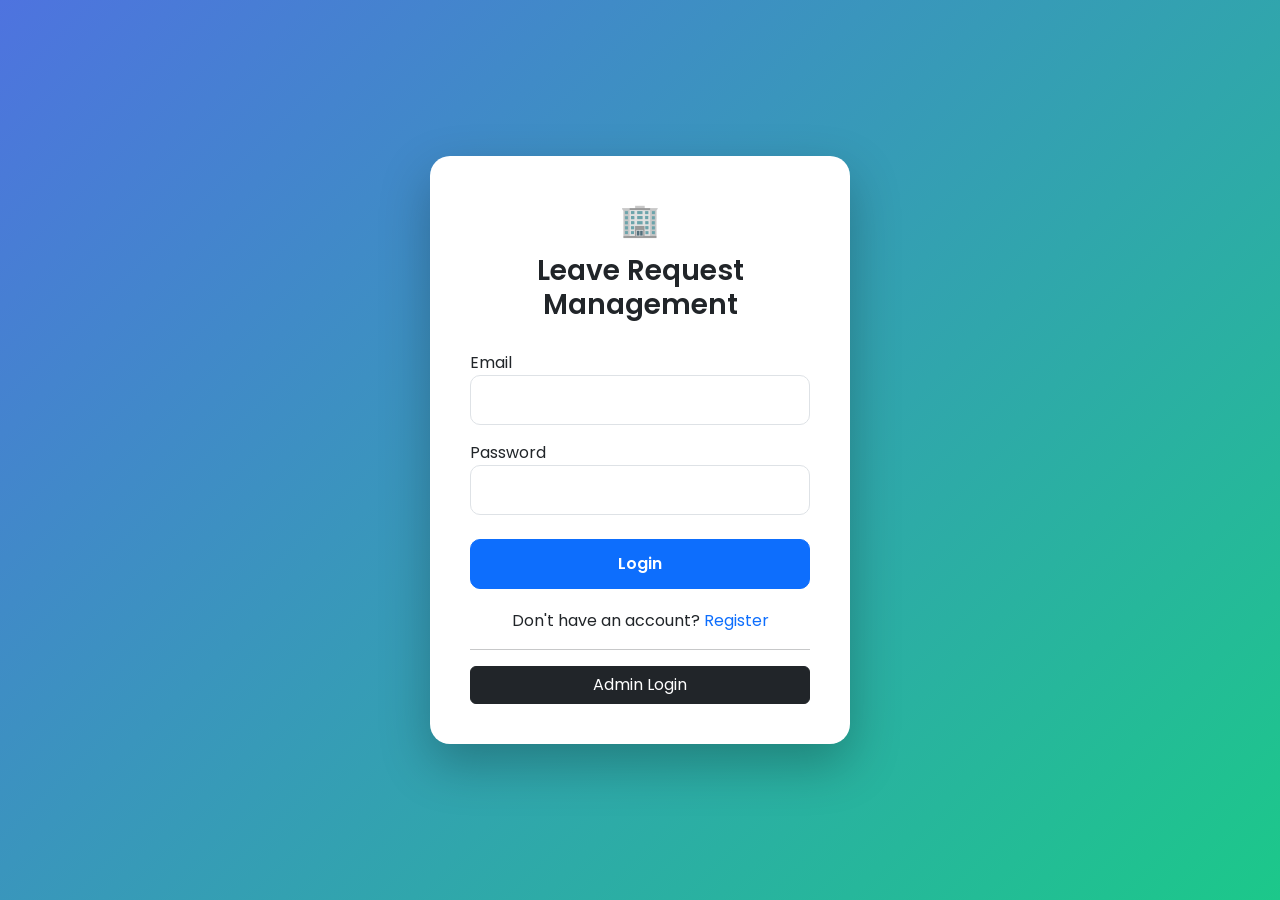
<file: index.html>
<!DOCTYPE html>
<html lang="en">

<head>

<meta charset="UTF-8">

<meta name="viewport" content="width=device-width, initial-scale=1">

<title>Employee Login</title>

<link href="https://cdn.jsdelivr.net/npm/bootstrap@5.3.3/dist/css/bootstrap.min.css" rel="stylesheet">

<link rel="stylesheet" href="css/style.css">

</head>

<body>

<div class="login-container">

<div class="login-card">

<div class="logo">

🏢

</div>

<h3 class="title">

Leave Request Management

</h3>

<div id="message"></div>

<form id="loginForm">

<div class="mb-3">

<label>Email</label>

<input
type="email"
class="form-control"
id="email"
required>

</div>

<div class="mb-4">

<label>Password</label>

<input
type="password"
class="form-control"
id="password"
required>

</div>

<button
class="btn btn-primary w-100"
type="submit">

Login

</button>

</form>

<div class="footer-text">

Don't have an account?

<a href="register.html">

Register

</a>

</div>

<hr>

<a
href="admin.html"
class="btn btn-dark w-100">

Admin Login

</a>

</div>

</div>

<script src="js/database.js"></script>
<script src="js/auth.js"></script>

</body>

</html>
</file>
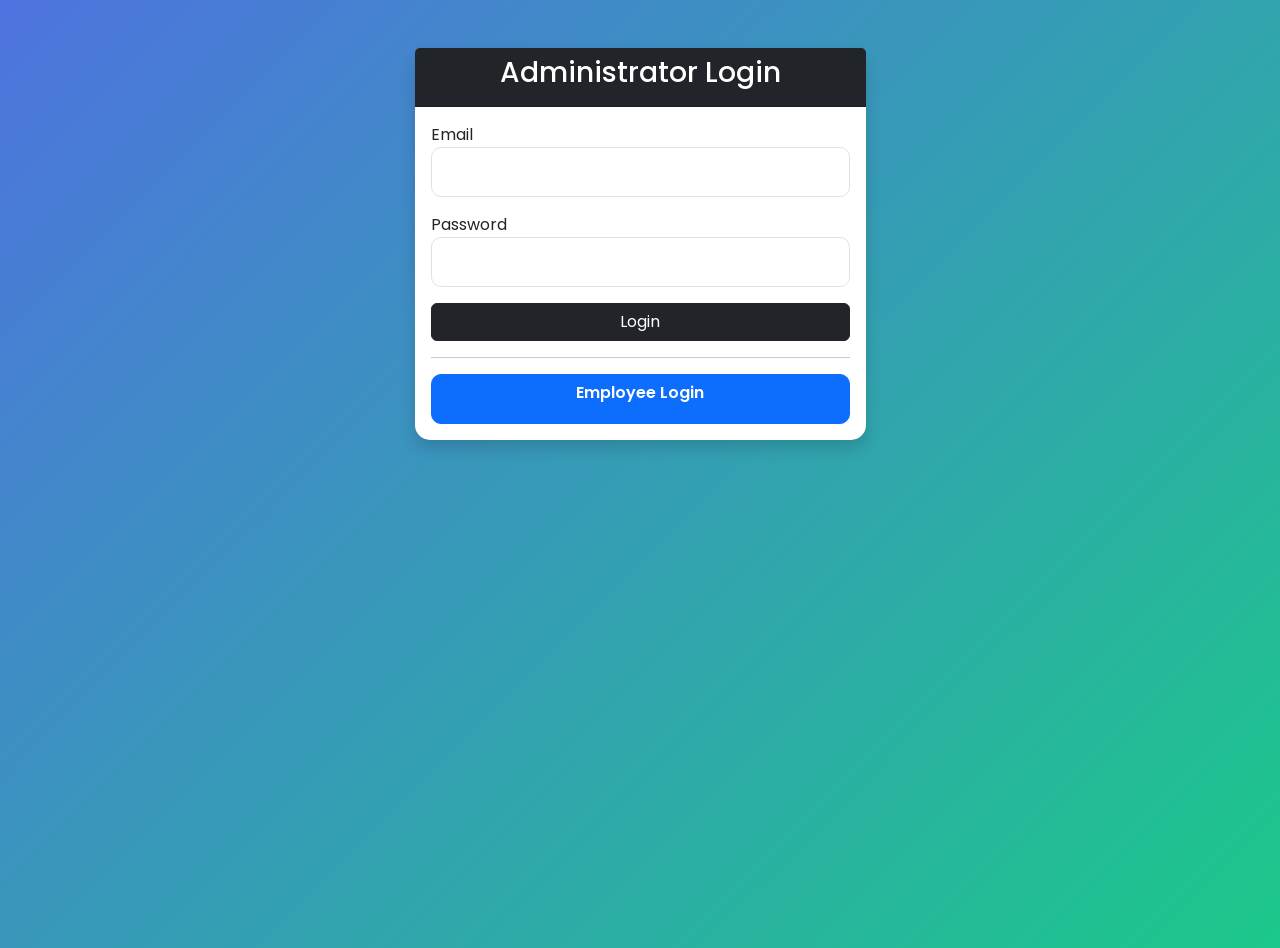
<file: admin-dashboard.html>
<!DOCTYPE html>
<html lang="en">

<head>

<meta charset="UTF-8">
<meta name="viewport" content="width=device-width, initial-scale=1.0">

<title>Admin Dashboard</title>

<link href="https://cdn.jsdelivr.net/npm/bootstrap@5.3.3/dist/css/bootstrap.min.css" rel="stylesheet">
<link rel="stylesheet" href="css/style.css">

</head>

<body class="bg-light">

<nav class="navbar navbar-dark bg-dark">

<div class="container-fluid">

<span class="navbar-brand">

Administrator Dashboard

</span>

<button
class="btn btn-danger"
onclick="logout()">

Logout

</button>

</div>

</nav>

<div class="container mt-4">

<div class="row">

<div class="col-md-3">

<div class="card shadow">

<div class="card-body text-center">

<h5>Total Employees</h5>

<h1 id="employeeCount">0</h1>

</div>

</div>

</div>

<div class="col-md-3">

<div class="card shadow">

<div class="card-body text-center">

<h5>Total Requests</h5>

<h1 id="requestCount">0</h1>

</div>

</div>

</div>

<div class="col-md-3">

<div class="card shadow">

<div class="card-body text-center">

<h5>Pending</h5>

<h1 id="pendingCount">0</h1>

</div>

</div>

</div>

<div class="col-md-3">

<div class="card shadow">

<div class="card-body text-center">

<h5>Approved</h5>

<h1 id="approvedCount">0</h1>

</div>

</div>

</div>

<div class="col-md-3">

    <div class="card shadow">

        <div class="card-body text-center">

            <h5>Rejected</h5>

            <h1 id="rejectedCount">0</h1>

        </div>

    </div>

</div>

<div class="col-md-3">

    <div class="card shadow">

        <div class="card-body text-center">

            <h5>Approval Rate</h5>

            <h1 id="approvalRate">0%</h1>

        </div>

    </div>

</div>

</div>

<hr>

<div class="card shadow">

<div class="card-header bg-primary text-white">

Leave Requests

</div>

<div class="card-body">

<div class="row mb-3">

<div class="col-md-6">

<input
type="text"
id="searchEmployee"
class="form-control"
placeholder="Search Employee">

</div>

<div class="col-md-3">

<select
id="statusFilter"
class="form-select">

<option value="All">All Status</option>

<option value="Pending">Pending</option>

<option value="Approved">Approved</option>

<option value="Rejected">Rejected</option>

</select>

</div>

<div class="col-md-3">

<button
class="btn btn-primary w-100"
onclick="loadDashboard()">

Refresh

</button>

</div>

</div>

<table class="table table-bordered table-hover">

<thead>

<tr>

<th>ID</th>

<th>Employee</th>

<th>Type</th>

<th>Start</th>

<th>End</th>

<th>Days</th>

<th>Status</th>

<th>Actions</th>

</tr>

</thead>

<tbody id="adminLeaveTable">

</tbody>

</table>

</div>

</div>

</div>

<script src="js/database.js"></script>
<script src="js/auth.js"></script>
<script src="js/admin.js"></script>

</body>

</html>
</file>
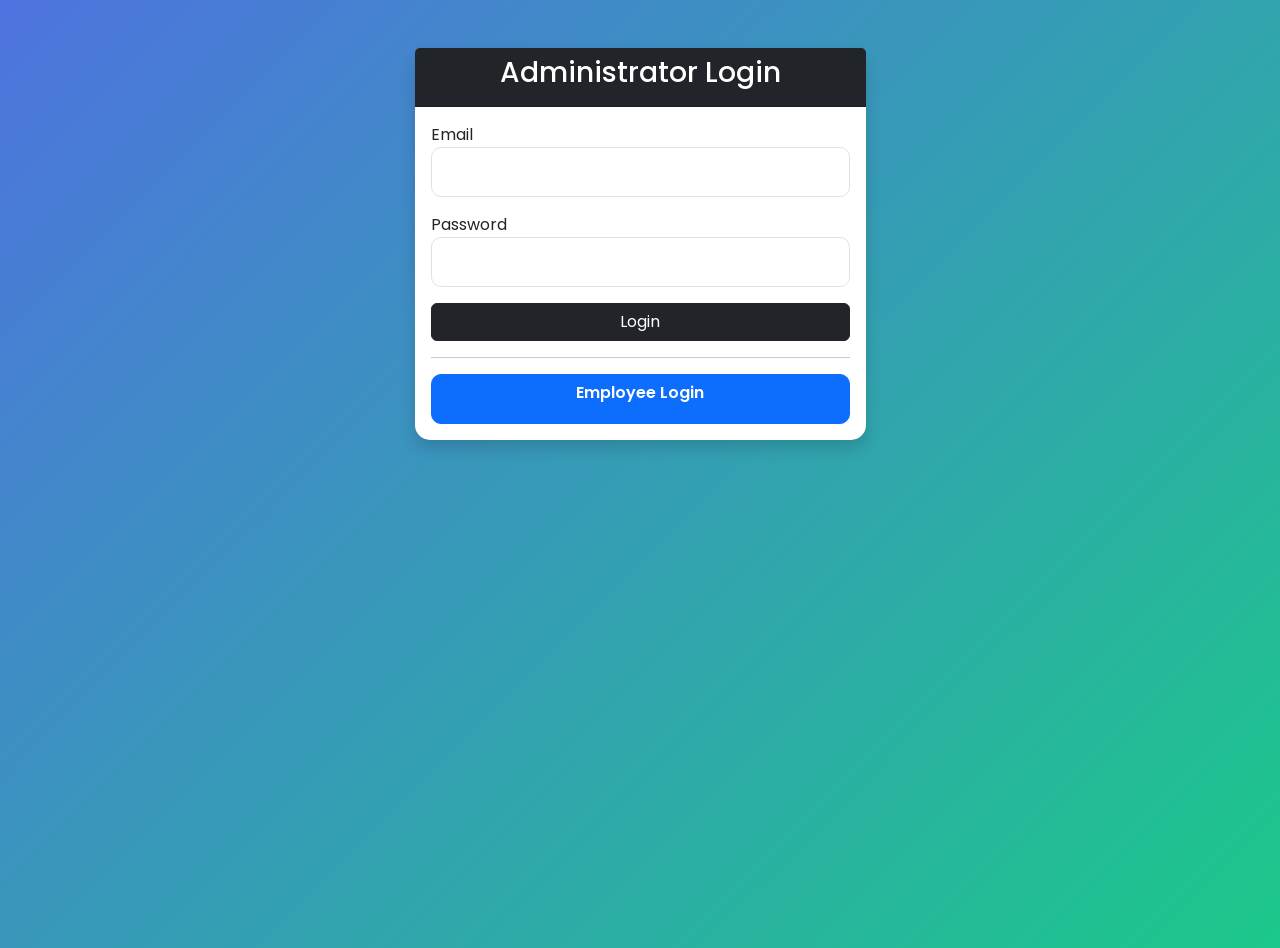
<file: admin.html>
<!DOCTYPE html>
<html lang="en">

<head>

<meta charset="UTF-8">

<meta name="viewport" content="width=device-width, initial-scale=1.0">

<title>Admin Login</title>

<link href="https://cdn.jsdelivr.net/npm/bootstrap@5.3.3/dist/css/bootstrap.min.css" rel="stylesheet">

<link rel="stylesheet" href="css/style.css">

</head>

<body class="bg-light">

<div class="container mt-5">

<div class="row justify-content-center">

<div class="col-md-5">

<div class="card shadow">

<div class="card-header bg-dark text-white text-center">

<h3>Administrator Login</h3>

</div>

<div class="card-body">

<div id="message"></div>

<form id="adminLoginForm">

<div class="mb-3">

<label>Email</label>

<input
type="email"
id="email"
class="form-control"
required>

</div>

<div class="mb-3">

<label>Password</label>

<input
type="password"
id="password"
class="form-control"
required>

</div>

<button
class="btn btn-dark w-100"
type="submit">

Login

</button>

</form>

<hr>

<a
href="index.html"
class="btn btn-primary w-100">

Employee Login

</a>

</div>

</div>

</div>

</div>

</div>

<script src="js/database.js"></script>

<script src="js/auth.js"></script>

</body>

</html>
</file>
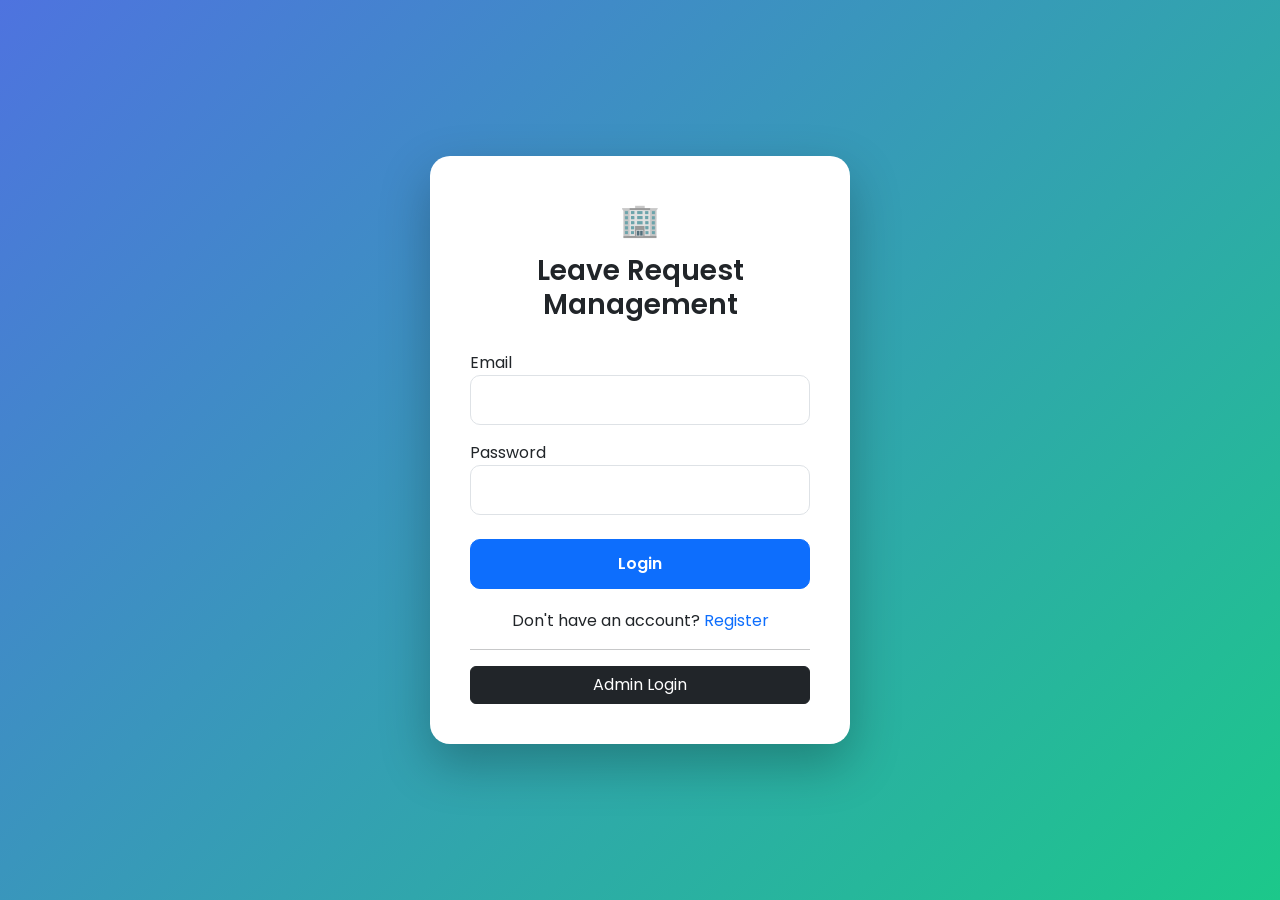
<file: dashboard.html>
<!DOCTYPE html>
<html lang="en">

<head>

<meta charset="UTF-8">

<meta name="viewport" content="width=device-width, initial-scale=1.0">

<title>Employee Dashboard</title>

<link href="https://cdn.jsdelivr.net/npm/bootstrap@5.3.3/dist/css/bootstrap.min.css" rel="stylesheet">

<link rel="stylesheet" href="css/style.css">

</head>

<body class="bg-light">

<nav class="navbar navbar-dark bg-primary">

<div class="container-fluid">

<span class="navbar-brand">

🏢 Leave Request Management System

</span>

<button class="btn btn-light" onclick="logout()">

Logout

</button>

</div>

</nav>

<div class="container mt-4">

<div class="row">

<!-- Leave Balance -->

<div class="col-md-3">

    <div class="card shadow border-primary">

        <div class="card-body text-center">

            <h6>Annual Leave</h6>

            <h2 id="annualBalance">20</h2>

        </div>

    </div>

</div>

<div class="col-md-3">

    <div class="card shadow border-success">

        <div class="card-body text-center">

            <h6>Medical Leave</h6>

            <h2 id="medicalBalance">10</h2>

        </div>

    </div>

</div>

<div class="col-md-3">

    <div class="card shadow border-warning">

        <div class="card-body text-center">

            <h6>Casual Leave</h6>

            <h2 id="casualBalance">7</h2>

        </div>

    </div>

</div>

<div class="col-md-3">

    <div class="card shadow border-danger">

        <div class="card-body text-center">

            <h6>Emergency Leave</h6>

            <h2 id="emergencyBalance">5</h2>

        </div>

    </div>

</div>

<div class="col-md-4">

<div class="card shadow">

<div class="card-body">

<h5>Employee</h5>

<h3 id="employeeName"></h3>

<p id="employeeEmail"></p>

</div>

</div>

</div>

<div class="col-md-4">

<div class="card shadow">

<div class="card-body">

<h5>Total Requests</h5>

<h2 id="totalRequests">0</h2>

</div>

</div>

</div>

<div class="col-md-4">

<div class="card shadow">

<div class="card-body">

<h5>Pending Requests</h5>

<h2 id="pendingRequests">0</h2>

</div>

</div>

</div>

</div>

<hr>

<div class="card shadow mt-4">

<div class="card-header bg-success text-white">

Apply Leave

</div>

<div class="card-body">

<form id="leaveForm">

<div class="row">

<div class="col-md-4">

<label>Leave Type</label>

<select class="form-control" id="leaveType">

<option>Annual</option>

<option>Medical</option>

<option>Emergency</option>

<option>Casual</option>

</select>

</div>

<div class="col-md-4">

<label>Start Date</label>

<input type="date" class="form-control" id="startDate" required>

</div>

<div class="col-md-4">

<label>End Date</label>

<input type="date" class="form-control" id="endDate" required>

</div>

</div>

<div class="mt-3">

<label>Reason</label>

<textarea class="form-control" id="reason" rows="4"></textarea>

</div>

<button class="btn btn-success mt-3">

Submit Leave Request

</button>

</form>

</div>

</div>

<hr>

<div class="card shadow">

<div class="card-header bg-dark text-white">

My Leave Requests

</div>

<div class="card-body">

<table class="table table-bordered">

<thead>

<tr>

<th>ID</th>

<th>Type</th>

<th>Start</th>

<th>End</th>

<th>Status</th>

<th>Action</th>

</tr>

</thead>

<tbody id="leaveTable">

</tbody>

</table>

</div>

</div>

</div>

<script src="js/database.js"></script>

<script src="js/auth.js"></script>

<script src="js/employee.js"></script>

</body>

</html>
</file>
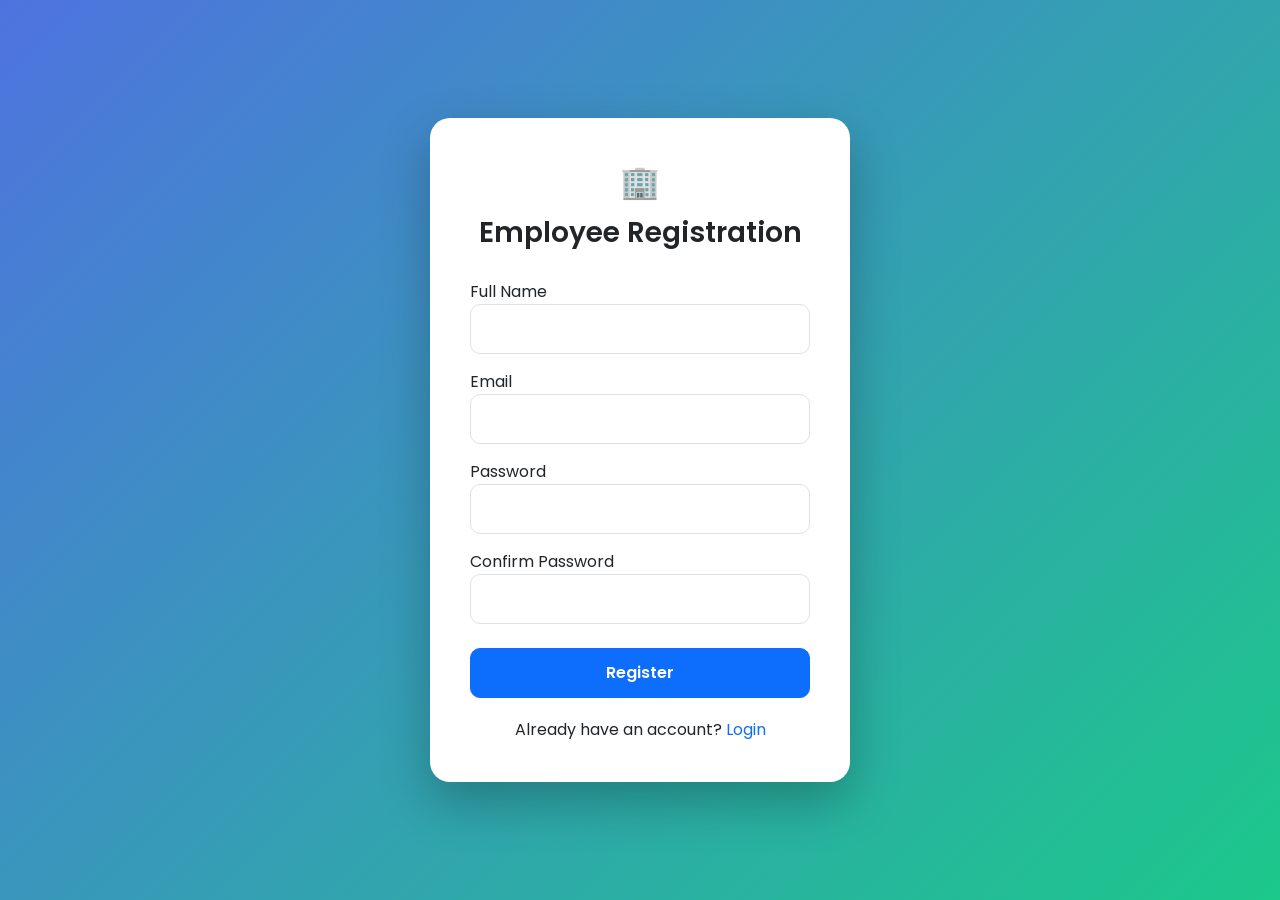
<file: register.html>
<!DOCTYPE html>
<html lang="en">

<head>

    <meta charset="UTF-8">

    <meta name="viewport" content="width=device-width, initial-scale=1.0">

    <title>Employee Registration</title>

    <link href="https://cdn.jsdelivr.net/npm/bootstrap@5.3.3/dist/css/bootstrap.min.css" rel="stylesheet">

    <link rel="stylesheet" href="css/style.css">

</head>

<body>

<div class="login-container">

<div class="login-card">

<div class="logo">

🏢

</div>

<h3 class="title">

Employee Registration

</h3>

<div id="message"></div>

<form id="registerForm">

<div class="mb-3">

<label>Full Name</label>

<input
type="text"
id="name"
class="form-control"
required>

</div>

<div class="mb-3">

<label>Email</label>

<input
type="email"
id="email"
class="form-control"
required>

</div>

<div class="mb-3">

<label>Password</label>

<input
type="password"
id="password"
class="form-control"
required>

</div>

<div class="mb-4">

<label>Confirm Password</label>

<input
type="password"
id="confirmPassword"
class="form-control"
required>

</div>

<button
class="btn btn-primary w-100"
type="submit">

Register

</button>

</form>

<div class="footer-text">

Already have an account?

<a href="index.html">

Login

</a>

</div>

</div>

</div>

<script src="js/database.js"></script>

<script src="js/auth.js"></script>

</body>

</html>
</file>
<file: css/style.css>
/* Google Font */

@import url('https://fonts.googleapis.com/css2?family=Poppins:wght@300;400;500;600;700&display=swap');

*{
    margin:0;
    padding:0;
    box-sizing:border-box;
    font-family:'Poppins',sans-serif;
}

body{

    background:linear-gradient(135deg,#4e73df,#1cc88a);

    min-height:100vh;

}

.login-container{

    min-height:100vh;

    display:flex;

    justify-content:center;

    align-items:center;

}

.login-card{

    width:420px;

    background:white;

    border-radius:20px;

    padding:40px;

    box-shadow:0 20px 50px rgba(0,0,0,.25);

}

.logo{

    font-size:32px;

    text-align:center;

    color:#4e73df;

    margin-bottom:10px;

}

.title{

    text-align:center;

    font-weight:600;

    margin-bottom:30px;

}

.form-control{

    height:50px;

    border-radius:10px;

}

.btn-primary{

    height:50px;

    border-radius:10px;

    font-weight:600;

}

.footer-text{

    text-align:center;

    margin-top:20px;

}

.footer-text a{

    text-decoration:none;

}

.error{

    color:red;

    font-size:14px;

}

.success{

    color:green;

    font-size:14px;

}
.badge {
    font-size: 14px;
    padding: 8px 12px;
    border-radius: 20px;
}

.card {
    border: none;
    border-radius: 15px;
}

.card-header {
    font-weight: bold;
}

.table td,
.table th {
    vertical-align: middle;
}
</file>
